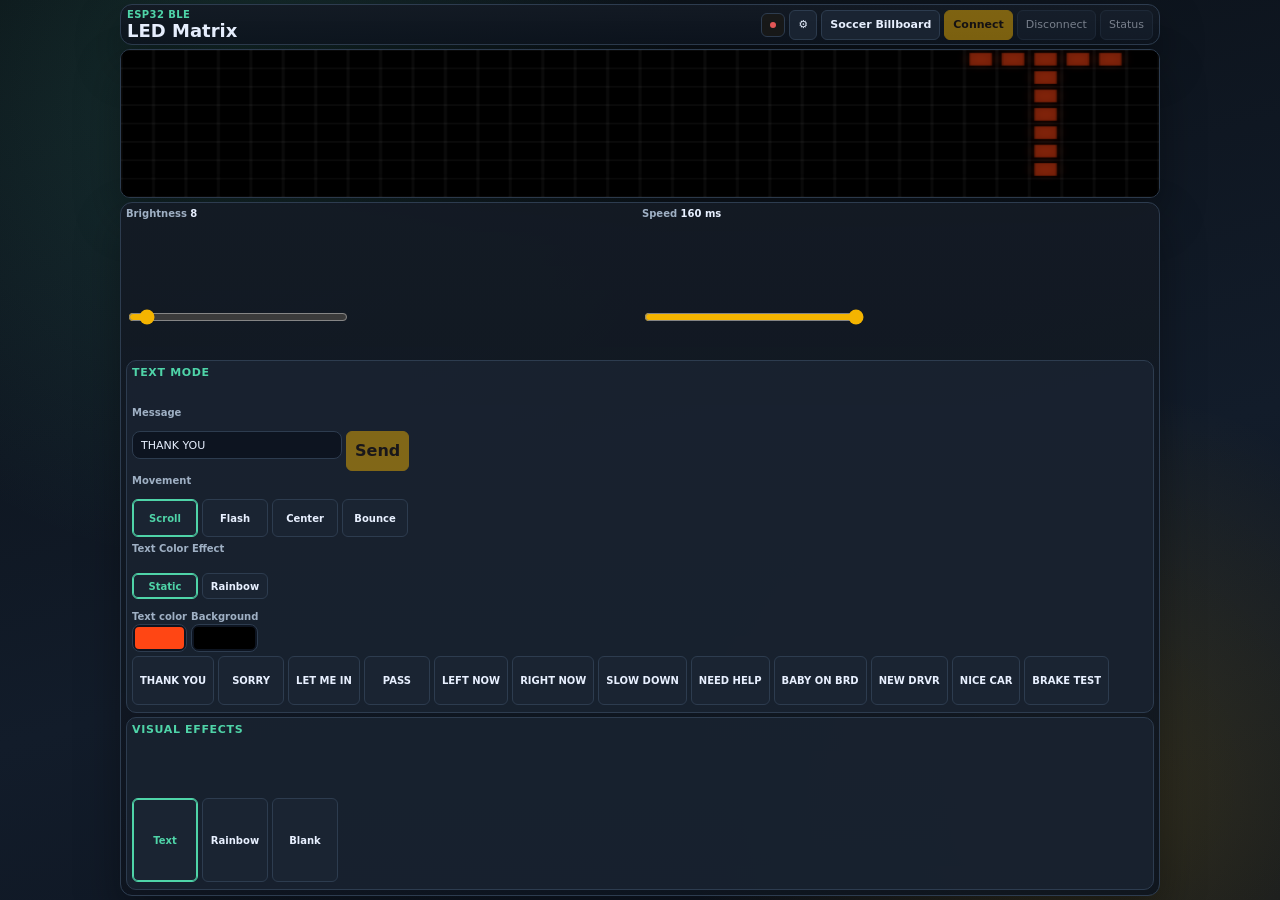
<file: index.html>
<!doctype html>
<html lang="en">
  <head>
    <meta charset="utf-8">
    <meta name="viewport" content="width=device-width, initial-scale=1">
    <title>LED Matrix BLE</title>
    <link rel="stylesheet" href="web/styles.css">
  </head>
  <body>
    <main class="app-shell">
      <section class="workspace" aria-labelledby="app-title">
        <header class="topbar">
          <div>
            <p class="eyebrow">ESP32 BLE</p>
            <h1 id="app-title">LED Matrix</h1>
          </div>
          <div class="topbar-actions">
            <div class="connection">
              <span id="connectionDot" class="dot" aria-hidden="true"></span>
            </div>
            <div class="topbar-buttons">
              <button
                id="logToggleButton"
                class="icon-button"
                type="button"
                aria-controls="logPanel"
                aria-expanded="false"
                title="Toggle log"
              >&#9881;</button>
              <a class="nav-link" href="soccer.html">Soccer Billboard</a>
              <button id="connectButton" type="button">Connect</button>
              <button id="disconnectButton" type="button" disabled>Disconnect</button>
              <button id="statusButton" type="button" disabled>Status</button>
            </div>
          </div>
        </header>

        <div class="preview-row">
          <canvas id="matrixPreview" class="matrix-preview" width="640" height="160"></canvas>
        </div>

        <section class="controls" aria-label="Matrix controls">
          <div class="field">
            <label for="brightnessInput">Brightness <span id="brightnessValue">8</span></label>
            <input id="brightnessInput" type="range" min="1" max="128" value="8">
          </div>

          <div class="field">
            <label for="speedInput">Speed <span id="speedValue">160 ms</span></label>
            <input id="speedInput" type="range" min="20" max="160" value="160">
          </div>

          <section class="control-group full" aria-label="Text controls">
            <h2 class="group-title">Text Mode</h2>

            <div class="field full">
              <label for="messageInput">Message</label>
              <div class="send-row">
                <input id="messageInput" maxlength="80" value="THANK YOU" autocomplete="off">
                <button id="sendMessageButton" type="button">Send</button>
              </div>
            </div>

            <div class="field full">
              <label>Movement</label>
              <div class="effect-strip full" aria-label="Text movement effects">
                <button type="button" data-motion="SCROLL" aria-pressed="true">Scroll</button>
                <button type="button" data-motion="FLASH" aria-pressed="false">Flash</button>
                <button type="button" data-motion="CENTER" aria-pressed="false">Center</button>
                <button type="button" data-motion="BOUNCE" aria-pressed="false">Bounce</button>
              </div>
            </div>

            <div class="field full">
              <label>Text Color Effect</label>
              <div class="text-color-layout">
                <div class="effect-strip full" aria-label="Text color effects">
                  <button type="button" data-text-colorfx="STATIC" aria-pressed="true">Static</button>
                  <button type="button" data-text-colorfx="RAINBOW_STATIC" aria-pressed="false">Rainbow</button>
                </div>
                <div class="inline-color-picker">
                  <label for="textColorInput">Text color</label>
                  <input id="textColorInput" type="color" value="#ff4614">
                </div>
                <div class="inline-color-picker">
                  <label for="bgColorInput">Background</label>
                  <input id="bgColorInput" type="color" value="#000000">
                </div>
              </div>
            </div>

            <div class="preset-strip full" aria-label="Quick text presets">
              <button type="button" data-message="THANK YOU">THANK YOU</button>
              <button type="button" data-message="SORRY">SORRY</button>
              <button type="button" data-message="LET ME IN">LET ME IN</button>
              <button type="button" data-message="PASS">PASS</button>
              <button type="button" data-message="LEFT NOW">LEFT NOW</button>
              <button type="button" data-message="RIGHT NOW">RIGHT NOW</button>
              <button type="button" data-message="SLOW DOWN">SLOW DOWN</button>
              <button type="button" data-message="NEED HELP">NEED HELP</button>
              <button type="button" data-message="BABY ON BRD">BABY ON BRD</button>
              <button type="button" data-message="NEW DRVR">NEW DRVR</button>
              <button type="button" data-message="NICE CAR">NICE CAR</button>
              <button type="button" data-message="BRAKE TEST">BRAKE TEST</button>
            </div>
          </section>

          <section class="control-group full" aria-label="Visual effects controls">
            <h2 class="group-title">Visual Effects</h2>

            <div class="effect-strip full" aria-label="Visual effects">
              <button type="button" data-effect="TEXT" aria-pressed="true">Text</button>
              <button type="button" data-effect="RAINBOW" aria-pressed="false">Rainbow</button>
              <button type="button" data-effect="BLANK" aria-pressed="false">Blank</button>
            </div>
          </section>
        </section>

        <section id="logPanel" class="terminal collapsed" aria-label="Bluetooth log">
          <div class="terminal-head">
            <span>Log</span>
            <button id="clearLogButton" type="button">Clear</button>
          </div>
          <ol id="logList"></ol>
        </section>
      </section>
    </main>

    <script src="web/app.js" defer></script>
  </body>
</html>
</file>
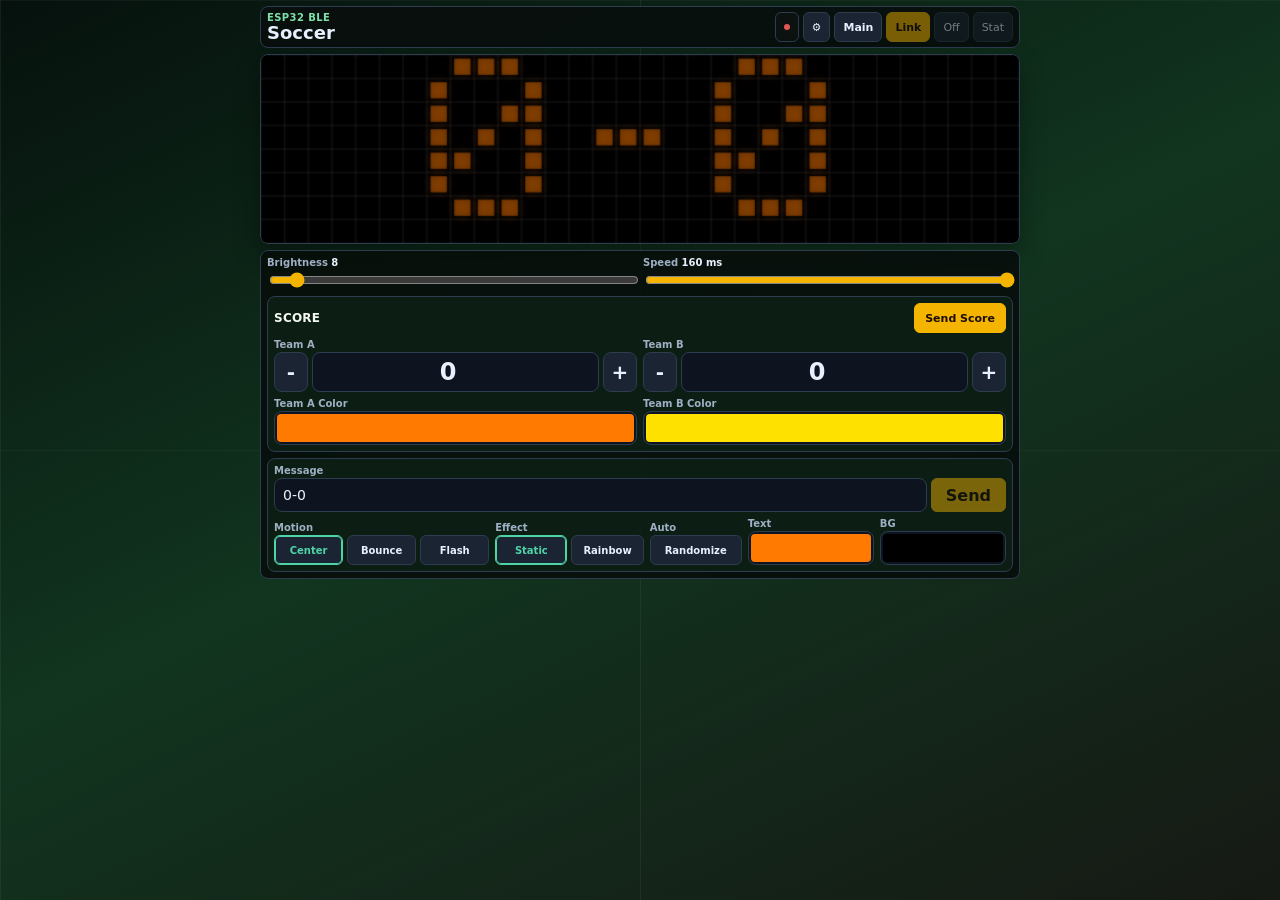
<file: soccer.html>
<!doctype html>
<html lang="en">
  <head>
    <meta charset="utf-8">
    <meta name="viewport" content="width=device-width, initial-scale=1">
    <title>Soccer Billboard | LED Matrix BLE</title>
    <link rel="stylesheet" href="web/styles.css">
  </head>
  <body class="soccer-page">
    <main class="app-shell">
      <section class="workspace" aria-labelledby="app-title">
        <header class="topbar">
          <div>
            <p class="eyebrow">ESP32 BLE</p>
            <h1 id="app-title">Soccer</h1>
          </div>
          <div class="topbar-actions">
            <div class="connection">
              <span id="connectionDot" class="dot" aria-hidden="true"></span>
            </div>
            <div class="topbar-buttons">
              <button
                id="logToggleButton"
                class="icon-button"
                type="button"
                aria-controls="logPanel"
                aria-expanded="false"
                title="Toggle log"
              >&#9881;</button>
              <a class="nav-link" href="index.html">Main</a>
              <button id="connectButton" type="button">Link</button>
              <button id="disconnectButton" type="button" disabled>Off</button>
              <button id="statusButton" type="button" disabled>Stat</button>
            </div>
          </div>
        </header>

        <div class="preview-row soccer-preview-row">
          <canvas id="matrixPreview" class="matrix-preview" width="640" height="160"></canvas>
        </div>

        <section class="controls soccer-controls" aria-label="Soccer billboard controls">
          <div class="field compact-field">
            <label for="brightnessInput">Brightness <span id="brightnessValue">8</span></label>
            <input id="brightnessInput" type="range" min="1" max="128" value="8">
          </div>

          <div class="field compact-field">
            <label for="speedInput">Speed <span id="speedValue">160 ms</span></label>
            <input id="speedInput" type="range" min="20" max="160" value="160">
          </div>

          <section class="control-group full" aria-label="Soccer team setup controls">
            <section class="soccer-scoreboard" aria-label="Scoreboard">
              <div class="soccer-scoreboard-head">
                <h2 class="soccer-scoreboard-title">Score</h2>
                <button id="sendScoreboardButton" type="button">Send Score</button>
              </div>
              <div class="soccer-score-controls">
                <div class="field">
                  <label for="teamAScore">Team A</label>
                  <div class="score-stepper">
                    <button id="teamAScoreDown" type="button" aria-label="Decrease Team A score">-</button>
                    <input id="teamAScore" type="number" min="0" max="99" value="0">
                    <button id="teamAScoreUp" type="button" aria-label="Increase Team A score">+</button>
                  </div>
                </div>
                <div class="field">
                  <label for="teamBScore">Team B</label>
                  <div class="score-stepper">
                    <button id="teamBScoreDown" type="button" aria-label="Decrease Team B score">-</button>
                    <input id="teamBScore" type="number" min="0" max="99" value="0">
                    <button id="teamBScoreUp" type="button" aria-label="Increase Team B score">+</button>
                  </div>
                </div>
              </div>
            </section>

            <div class="soccer-grid">
              <div class="field">
                <label for="teamAColor">Team A Color</label>
                <input id="teamAColor" type="color" value="#ff7a00">
              </div>
              <div class="field">
                <label for="teamBColor">Team B Color</label>
                <input id="teamBColor" type="color" value="#ffe100">
              </div>
            </div>
          </section>

          <section class="control-group full soccer-message-panel" aria-label="Text controls">
            <div class="field full">
              <label for="messageInput">Message</label>
              <div class="send-row">
                <input id="messageInput" maxlength="80" value="0-0" autocomplete="off">
                <button id="sendMessageButton" type="button">Send</button>
              </div>
            </div>

            <div class="soccer-text-tools">
              <div class="field">
                <label>Motion</label>
                <div class="effect-strip motion-strip full" aria-label="Text movement effects">
                  <button type="button" data-motion="CENTER" aria-pressed="true">Center</button>
                  <button type="button" data-motion="BOUNCE" aria-pressed="false">Bounce</button>
                  <button type="button" data-motion="FLASH" aria-pressed="false">Flash</button>
                </div>
              </div>
              <div class="field">
                <label>Effect</label>
                <div class="effect-strip full" aria-label="Text color effects">
                  <button type="button" data-text-colorfx="STATIC" aria-pressed="true">Static</button>
                  <button type="button" data-text-colorfx="RAINBOW_STATIC" aria-pressed="false">Rainbow</button>
                </div>
              </div>
              <div class="field">
                <label for="randomizeButton">Auto</label>
                <button
                  id="randomizeButton"
                  class="soccer-randomize-button"
                  type="button"
                  aria-pressed="false"
                >Randomize</button>
              </div>
              <div class="inline-color-picker">
                <label for="textColorInput">Text</label>
                <input id="textColorInput" type="color" value="#ff7a00">
              </div>
              <div class="inline-color-picker">
                <label for="bgColorInput">BG</label>
                <input id="bgColorInput" type="color" value="#000000">
              </div>
            </div>

          </section>

        </section>

        <section id="logPanel" class="terminal collapsed" aria-label="Bluetooth log">
          <div class="terminal-head">
            <span>Log</span>
            <button id="clearLogButton" type="button">Clear</button>
          </div>
          <ol id="logList"></ol>
        </section>
      </section>
    </main>

    <script src="web/app.js" defer></script>
    <script src="web/soccer.js" defer></script>
  </body>
</html>
</file>
<file: web/styles.css>
:root {
  color-scheme: dark;
  --bg: #0b0f14;
  --panel: #131a24;
  --panel-2: #1a2432;
  --line: #2d3c4f;
  --text: #e8f0ff;
  --muted: #9fb0c4;
  --accent: #f4b400;
  --accent-2: #4fd4a8;
  --danger: #e45757;
  --shadow: 0 20px 44px rgba(0, 0, 0, 0.35);
}

* {
  box-sizing: border-box;
}

html,
body {
  margin: 0;
  height: 100%;
  overflow: hidden;
}

body {
  background:
    radial-gradient(circle at 18% 12%, rgba(79, 212, 168, 0.15), transparent 35%),
    radial-gradient(circle at 85% 88%, rgba(244, 180, 0, 0.16), transparent 30%),
    linear-gradient(165deg, #0a0f15, #121c2a 60%, #0d1420);
  color: var(--text);
  font-family:
    Inter, ui-sans-serif, system-ui, -apple-system, BlinkMacSystemFont, "Segoe UI",
    sans-serif;
}

button,
input {
  font: inherit;
}

select,
a {
  font: inherit;
}

button {
  border: 1px solid var(--line);
  border-radius: 6px;
  min-height: 28px;
  padding: 0 8px;
  background: var(--panel-2);
  color: var(--text);
  cursor: pointer;
}

button:hover:not(:disabled) {
  border-color: var(--accent);
}

button:disabled {
  cursor: not-allowed;
  opacity: 0.48;
}

.nav-link {
  display: inline-flex;
  align-items: center;
  justify-content: center;
  min-height: 40px;
  padding: 0 14px;
  border: 1px solid var(--line);
  border-radius: 6px;
  background: var(--panel-2);
  color: var(--text);
  text-decoration: none;
  font-weight: 700;
}

.nav-link:hover {
  border-color: var(--accent);
}

input[type="text"],
input:not([type]) {
  width: 100%;
}

select {
  width: 100%;
  min-height: 42px;
  border: 1px solid var(--line);
  border-radius: 6px;
  background: #0e0f0d;
  color: var(--text);
  padding: 0 12px;
}

.app-shell {
  height: 100dvh;
  padding: 4px;
}

.workspace {
  width: min(1040px, 100%);
  height: 100%;
  margin: 0 auto;
  display: grid;
  grid-template-rows: auto auto 1fr;
  gap: 4px;
}

.topbar {
  display: flex;
  align-items: center;
  justify-content: space-between;
  gap: 6px;
  border: 1px solid var(--line);
  border-radius: 12px;
  background: linear-gradient(180deg, rgba(19, 26, 36, 0.95), rgba(13, 20, 30, 0.9));
  padding: 4px 6px;
  box-shadow: var(--shadow);
}

.topbar-actions {
  display: inline-flex;
  align-items: center;
  gap: 4px;
}

.topbar-buttons {
  display: inline-grid;
  grid-template-columns: repeat(5, auto);
  gap: 4px;
}

.topbar-buttons button {
  min-height: 30px;
  padding: 0 8px;
  font-size: 11px;
}

.eyebrow {
  margin: 0 0 2px;
  color: var(--accent-2);
  font-size: 10px;
  font-weight: 700;
  letter-spacing: 0.04em;
  text-transform: uppercase;
}

h1 {
  margin: 0;
  font-size: clamp(13px, 2.6vw, 18px);
  line-height: 1;
  letter-spacing: 0;
}

.connection {
  display: inline-flex;
  align-items: center;
  justify-content: center;
  min-width: 24px;
  min-height: 24px;
  padding: 0;
  border: 1px solid var(--line);
  border-radius: 6px;
  background: rgba(25, 26, 24, 0.9);
}

.dot {
  width: 6px;
  height: 6px;
  border-radius: 50%;
  background: var(--danger);
}

.connection.connected .dot {
  background: var(--accent-2);
}

.connection.connected {
  color: var(--text);
}

.icon-button {
  min-width: 24px;
  min-height: 24px;
  padding: 0;
  font-size: 13px;
  line-height: 1;
}

.nav-link {
  min-height: 24px;
  padding: 0 8px;
  font-size: 11px;
}

.preview-row {
  display: block;
}

.matrix-preview {
  width: 100%;
  aspect-ratio: 7 / 1;
  display: block;
  border: 1px solid var(--line);
  border-radius: 10px;
  background: #050505;
  box-shadow: var(--shadow);
}

.controls,
.terminal {
  border: 1px solid var(--line);
  border-radius: 12px;
  background: linear-gradient(180deg, rgba(19, 26, 36, 0.95), rgba(13, 20, 30, 0.9));
  box-shadow: var(--shadow);
}

.controls {
  display: grid;
  grid-template-columns: repeat(2, minmax(0, 1fr));
  gap: 4px;
  padding: 5px;
  min-height: 0;
}

.field {
  display: grid;
  gap: 2px;
}

.field.full,
.control-group.full,
.button-row.full,
.preset-strip.full,
.effect-strip.full {
  grid-column: 1 / -1;
}

.control-group {
  border: 1px solid var(--line);
  border-radius: 10px;
  padding: 5px;
  background: rgba(26, 36, 50, 0.78);
  display: grid;
  gap: 4px;
}

.group-title {
  margin: 0;
  color: var(--accent-2);
  font-size: 11px;
  font-weight: 800;
  letter-spacing: 0.06em;
  text-transform: uppercase;
}

label,
.terminal-head {
  color: var(--muted);
  font-size: 10px;
  font-weight: 700;
}

label span {
  color: var(--text);
  font-variant-numeric: tabular-nums;
}

.send-row,
.button-row {
  display: grid;
  grid-template-columns: auto auto;
  gap: 4px;
  justify-content: start;
}

.send-row input {
  width: min(44vw, 210px);
  height: 28px;
  border: 1px solid var(--line);
  border-radius: 8px;
  background: #0d1420;
  color: var(--text);
  padding: 0 8px;
  text-transform: uppercase;
  font-size: 11px;
}

.send-row button,
#connectButton {
  background: var(--accent);
  color: #1b0d05;
  border-color: var(--accent);
  font-weight: 800;
}

input[type="range"] {
  width: min(48vw, 220px);
  accent-color: var(--accent);
}

input[type="color"] {
  width: 100%;
  max-width: 120px;
  height: 28px;
  padding: 2px;
  border: 1px solid var(--line);
  border-radius: 8px;
  background: #0d1420;
  cursor: pointer;
}

input[type="color"]::-webkit-color-swatch-wrapper {
  padding: 0;
}

input[type="color"]::-webkit-color-swatch {
  border: 0;
  border-radius: 4px;
}

input[type="color"]::-moz-color-swatch {
  border: 0;
  border-radius: 4px;
}

.preset-strip,
.effect-strip {
  display: flex;
  flex-wrap: nowrap;
  gap: 4px;
  overflow-x: auto;
  padding-bottom: 2px;
  scrollbar-width: thin;
}

.text-color-layout {
  display: grid;
  grid-template-columns: auto auto auto;
  gap: 4px;
  align-items: end;
  justify-content: start;
}

.inline-color-picker {
  display: grid;
  gap: 2px;
}

.inline-color-picker input[type="color"] {
  width: 100%;
}

.inline-toggle {
  display: inline-flex;
  align-items: center;
  gap: 8px;
  margin-top: 4px;
  color: var(--muted);
  font-size: 12px;
  font-weight: 700;
}

.inline-toggle input {
  width: 16px;
  height: 16px;
}

.preset-strip button,
.effect-strip button {
  min-height: 26px;
  min-width: 66px;
  padding: 0 7px;
  font-size: 10px;
  font-weight: 700;
  overflow-wrap: anywhere;
}

.soccer-grid {
  display: flex;
  gap: 6px;
  flex-wrap: wrap;
}

.soccer-grid .field {
  width: min(42vw, 126px);
}

.soccer-scoreboard {
  border: 1px solid var(--line);
  border-radius: 10px;
  background: rgba(13, 20, 30, 0.88);
  padding: 5px;
  display: grid;
  gap: 4px;
}

.soccer-scoreboard-head {
  display: flex;
  align-items: center;
  justify-content: space-between;
  gap: 4px;
}

.soccer-scoreboard-title {
  margin: 0;
  color: var(--text);
  font-size: 11px;
  font-weight: 800;
  letter-spacing: 0.02em;
  text-transform: uppercase;
}

.soccer-team-label {
  font-size: 12px;
  font-weight: 800;
  letter-spacing: 0.03em;
  text-transform: uppercase;
  color: var(--muted);
}

.soccer-score {
  font-size: clamp(16px, 3vw, 22px);
  font-weight: 900;
  line-height: 1;
  font-variant-numeric: tabular-nums;
}

.rainbow-text {
  background: linear-gradient(90deg, #ff4d4d, #ffbe0b, #7bd850, #36c4ff, #b066ff, #ff4d4d);
  background-size: 220% 100%;
  color: transparent;
  -webkit-background-clip: text;
  background-clip: text;
  animation: rainbow-shift 2s linear infinite;
}

@keyframes rainbow-shift {
  0% {
    background-position: 0% 50%;
  }
  100% {
    background-position: 220% 50%;
  }
}

.soccer-score-sep {
  color: var(--muted);
  font-size: 16px;
  font-weight: 700;
}

.soccer-score-controls {
  display: flex;
  gap: 6px;
  flex-wrap: wrap;
}

.soccer-score-controls .field {
  width: min(42vw, 126px);
}

.score-stepper {
  display: grid;
  grid-template-columns: 24px minmax(0, 1fr) 24px;
  gap: 4px;
}

.score-stepper button {
  min-height: 24px;
  font-size: 13px;
  line-height: 1;
  padding: 0;
}

.score-stepper input {
  min-width: 0;
  height: 24px;
  border: 1px solid var(--line);
  border-radius: 8px;
  background: #0d1420;
  color: var(--text);
  text-align: center;
  font-weight: 800;
  font-variant-numeric: tabular-nums;
}

.soccer-action-row {
  grid-template-columns: 1fr;
}

.soccer-action-row-3 {
  grid-template-columns: 1fr;
}

.soccer-help {
  margin: 0;
  color: var(--muted);
  font-size: 12px;
}

.effect-strip button.active {
  border-color: var(--accent-2);
  color: var(--accent-2);
  box-shadow: inset 0 0 0 1px var(--accent-2);
}

.terminal {
  position: fixed;
  top: 30px;
  right: 4px;
  width: min(92vw, 460px);
  min-height: 0;
  max-height: 36dvh;
  overflow: hidden;
  z-index: 40;
}

.terminal.collapsed {
  display: none;
}

.terminal-head {
  display: flex;
  align-items: center;
  justify-content: space-between;
  min-height: 24px;
  padding: 0 8px;
  border-bottom: 1px solid var(--line);
}

.terminal-head button {
  min-height: 20px;
  padding: 0 6px;
}

#logList {
  height: min(30dvh, 160px);
  margin: 0;
  padding: 6px;
  overflow: auto;
  list-style: none;
  font-family: "SFMono-Regular", Consolas, "Liberation Mono", monospace;
  font-size: 9px;
  color: var(--muted);
}

#logList li + li {
  margin-top: 6px;
}

#logList .rx {
  color: var(--accent-2);
}

#logList .tx {
  color: var(--accent);
}

#logList .error {
  color: var(--danger);
}

@media (max-width: 760px) {
  .app-shell {
    padding: 3px;
  }

  .topbar {
    align-items: flex-start;
  }

  .topbar-buttons {
    grid-template-columns: repeat(5, minmax(0, 1fr));
    width: 100%;
  }

  .topbar-buttons .nav-link {
    grid-column: span 2;
  }

  .controls {
    grid-template-columns: repeat(2, minmax(0, 1fr));
  }

  .matrix-preview {
    aspect-ratio: 8 / 1;
  }

  .text-color-layout {
    grid-template-columns: auto auto auto;
  }

  .terminal {
    top: 28px;
    right: 4px;
    left: 4px;
    width: auto;
  }
}

@media (max-height: 760px) {
  .app-shell {
    padding: 4px;
  }

  .workspace {
    gap: 5px;
  }

  .matrix-preview {
    aspect-ratio: 8 / 1;
  }

  .controls {
    gap: 6px;
    padding: 6px;
  }

  .control-group {
    padding: 6px;
    gap: 5px;
  }

  .send-row input,
  input[type="color"],
  .score-stepper input,
  .score-stepper button,
  .preset-strip button,
  .effect-strip button {
    height: 30px;
    min-height: 30px;
  }
}

body.soccer-page {
  background:
    linear-gradient(90deg, rgba(255, 255, 255, 0.055) 1px, transparent 1px),
    linear-gradient(180deg, rgba(255, 255, 255, 0.035) 1px, transparent 1px),
    linear-gradient(155deg, #06110d, #11351f 48%, #161914);
  background-size: 50% 100%, 100% 50%, auto;
}

.soccer-page .app-shell {
  padding: 6px;
}

.soccer-page .workspace {
  width: min(760px, 100%);
  grid-template-rows: auto auto auto;
  align-content: start;
  gap: 6px;
}

.soccer-page .topbar {
  display: grid;
  grid-template-columns: auto minmax(0, 1fr);
  align-items: center;
  gap: 8px;
  padding: 5px 6px;
  border-radius: 8px;
  background: rgba(8, 15, 12, 0.92);
  box-shadow: none;
}

.soccer-page .topbar-actions {
  min-width: 0;
  justify-self: end;
}

.soccer-page .topbar-buttons {
  grid-template-columns: repeat(5, minmax(0, auto));
  gap: 4px;
}

.soccer-page .topbar-buttons .nav-link {
  grid-column: auto;
}

.soccer-page .topbar-buttons button,
.soccer-page .topbar-buttons .nav-link {
  min-height: 30px;
  padding: 0 8px;
  font-size: 11px;
  white-space: nowrap;
}

.soccer-page .connection {
  min-width: 24px;
  min-height: 30px;
  background: #0b120f;
}

.soccer-page .eyebrow {
  margin-bottom: 1px;
  color: #7de0aa;
}

.soccer-page h1 {
  font-size: 18px;
}

.soccer-page .soccer-preview-row {
  min-height: 0;
}

.soccer-page .matrix-preview {
  aspect-ratio: 4 / 1;
  border-radius: 8px;
  box-shadow: 0 12px 24px rgba(0, 0, 0, 0.34);
}

.soccer-page .controls {
  min-height: 0;
  overflow: hidden;
  align-content: start;
  grid-template-columns: repeat(2, minmax(0, 1fr));
  gap: 6px;
  padding: 6px;
  border-radius: 8px;
  background: rgba(7, 14, 11, 0.9);
  box-shadow: none;
}

.soccer-page .compact-field {
  min-width: 0;
}

.soccer-page .compact-field input[type="range"] {
  width: 100%;
}

.soccer-page .control-group {
  min-width: 0;
  gap: 6px;
  padding: 6px;
  border-radius: 8px;
  background: rgba(14, 33, 22, 0.82);
}

.soccer-page .soccer-scoreboard {
  padding: 0;
  gap: 6px;
  border: 0;
  background: transparent;
}

.soccer-page .soccer-scoreboard-head {
  gap: 6px;
}

.soccer-page .soccer-scoreboard-title {
  margin: 0;
  color: #f4f8ee;
  font-size: 12px;
  line-height: 1;
}

.soccer-page .soccer-scoreboard-head button {
  min-height: 30px;
  padding: 0 10px;
  background: var(--accent);
  color: #1b0d05;
  border-color: var(--accent);
  font-size: 11px;
  font-weight: 800;
}

.soccer-page .soccer-score-controls,
.soccer-page .soccer-grid {
  display: grid;
  grid-template-columns: repeat(2, minmax(0, 1fr));
  gap: 6px;
}

.soccer-page .soccer-score-controls .field,
.soccer-page .soccer-grid .field {
  width: auto;
  min-width: 0;
}

.soccer-page .score-stepper {
  grid-template-columns: 34px minmax(0, 1fr) 34px;
  gap: 4px;
}

.soccer-page .score-stepper button {
  min-height: 40px;
  border-radius: 8px;
  font-size: 20px;
  font-weight: 900;
}

.soccer-page .score-stepper input {
  height: 40px;
  border-radius: 8px;
  font-size: 24px;
  line-height: 1;
}

.soccer-page input[type="color"] {
  max-width: none;
  height: 34px;
}

.soccer-page .soccer-message-panel {
  grid-template-columns: minmax(0, 1fr);
}

.soccer-page .send-row {
  grid-template-columns: minmax(0, 1fr) auto;
  justify-content: stretch;
}

.soccer-page .send-row input {
  width: 100%;
  height: 34px;
  font-size: 14px;
}

.soccer-page .send-row button {
  min-height: 34px;
  padding: 0 14px;
}

.soccer-page .soccer-text-tools {
  display: grid;
  grid-template-columns: minmax(0, 1.45fr) minmax(0, 1fr) minmax(92px, auto) minmax(0, 0.85fr) minmax(0, 0.85fr);
  gap: 6px;
  align-items: end;
}

.soccer-page .effect-strip {
  display: grid;
  grid-template-columns: repeat(2, minmax(0, 1fr));
  gap: 4px;
  overflow: hidden;
  padding: 0;
}

.soccer-page .motion-strip {
  grid-template-columns: repeat(3, minmax(0, 1fr));
}

.soccer-page .effect-strip button {
  min-width: 0;
  min-height: 30px;
  padding: 0 4px;
  font-size: 10px;
  white-space: nowrap;
}

.soccer-page .soccer-randomize-button {
  min-width: 0;
  min-height: 30px;
  padding: 0 8px;
  font-size: 10px;
  font-weight: 800;
  white-space: nowrap;
}

.soccer-page .soccer-randomize-button.active {
  border-color: var(--accent-2);
  color: var(--accent-2);
  box-shadow: inset 0 0 0 1px var(--accent-2);
}

.soccer-page .inline-color-picker {
  min-width: 0;
}

@media (max-width: 540px) {
  .soccer-page .app-shell {
    padding: 4px;
  }

  .soccer-page .workspace {
    gap: 4px;
  }

  .soccer-page .topbar {
    gap: 5px;
    padding: 4px;
  }

  .soccer-page .eyebrow {
    display: none;
  }

  .soccer-page h1 {
    font-size: 16px;
  }

  .soccer-page .topbar-actions {
    display: grid;
    grid-template-columns: 18px minmax(0, 1fr);
    gap: 4px;
    justify-self: stretch;
  }

  .soccer-page .connection {
    min-width: 18px;
    min-height: 28px;
  }

  .soccer-page .topbar-buttons {
    width: 100%;
    grid-template-columns: repeat(5, minmax(0, 1fr));
    gap: 3px;
  }

  .soccer-page .topbar-buttons button,
  .soccer-page .topbar-buttons .nav-link {
    min-height: 28px;
    padding: 0 4px;
    font-size: 10px;
  }

  .soccer-page .controls {
    gap: 4px;
    padding: 4px;
  }

  .soccer-page .control-group {
    gap: 4px;
    padding: 4px;
  }

  .soccer-page .soccer-scoreboard {
    gap: 4px;
  }

  .soccer-page .soccer-scoreboard-head button {
    min-height: 28px;
    padding: 0 8px;
    font-size: 10px;
  }

  .soccer-page .soccer-score-controls,
  .soccer-page .soccer-grid {
    gap: 4px;
  }

  .soccer-page .soccer-text-tools {
    grid-template-columns: repeat(2, minmax(0, 1fr));
    gap: 4px;
  }

  .soccer-page .soccer-text-tools > .field:first-child {
    grid-column: 1 / -1;
  }

  .soccer-page .score-stepper {
    grid-template-columns: 30px minmax(0, 1fr) 30px;
    gap: 3px;
  }

  .soccer-page .score-stepper button,
  .soccer-page .score-stepper input {
    min-height: 34px;
    height: 34px;
  }

  .soccer-page .score-stepper button {
    font-size: 18px;
  }

  .soccer-page .score-stepper input {
    font-size: 22px;
  }

  .soccer-page input[type="color"] {
    height: 30px;
  }

  .soccer-page .send-row input,
  .soccer-page .send-row button,
  .soccer-page .effect-strip button,
  .soccer-page .soccer-randomize-button {
    min-height: 30px;
    height: 30px;
  }
}

@media (max-height: 620px) {
  .soccer-page .app-shell {
    padding: 3px;
  }

  .soccer-page .workspace {
    gap: 3px;
  }

  .soccer-page .topbar {
    padding: 3px 4px;
  }

  .soccer-page .eyebrow {
    display: none;
  }

  .soccer-page label,
  .soccer-page .terminal-head {
    font-size: 9px;
  }

  .soccer-page .controls,
  .soccer-page .control-group {
    gap: 3px;
    padding: 3px;
  }

  .soccer-page .soccer-scoreboard,
  .soccer-page .soccer-score-controls,
  .soccer-page .soccer-grid,
  .soccer-page .soccer-text-tools {
    gap: 3px;
  }

  .soccer-page .score-stepper button,
  .soccer-page .score-stepper input {
    min-height: 30px;
    height: 30px;
  }

  .soccer-page .score-stepper input {
    font-size: 19px;
  }

  .soccer-page input[type="color"],
  .soccer-page .send-row input,
  .soccer-page .send-row button,
  .soccer-page .effect-strip button,
  .soccer-page .soccer-randomize-button {
    min-height: 26px;
    height: 26px;
  }
}
</file>
